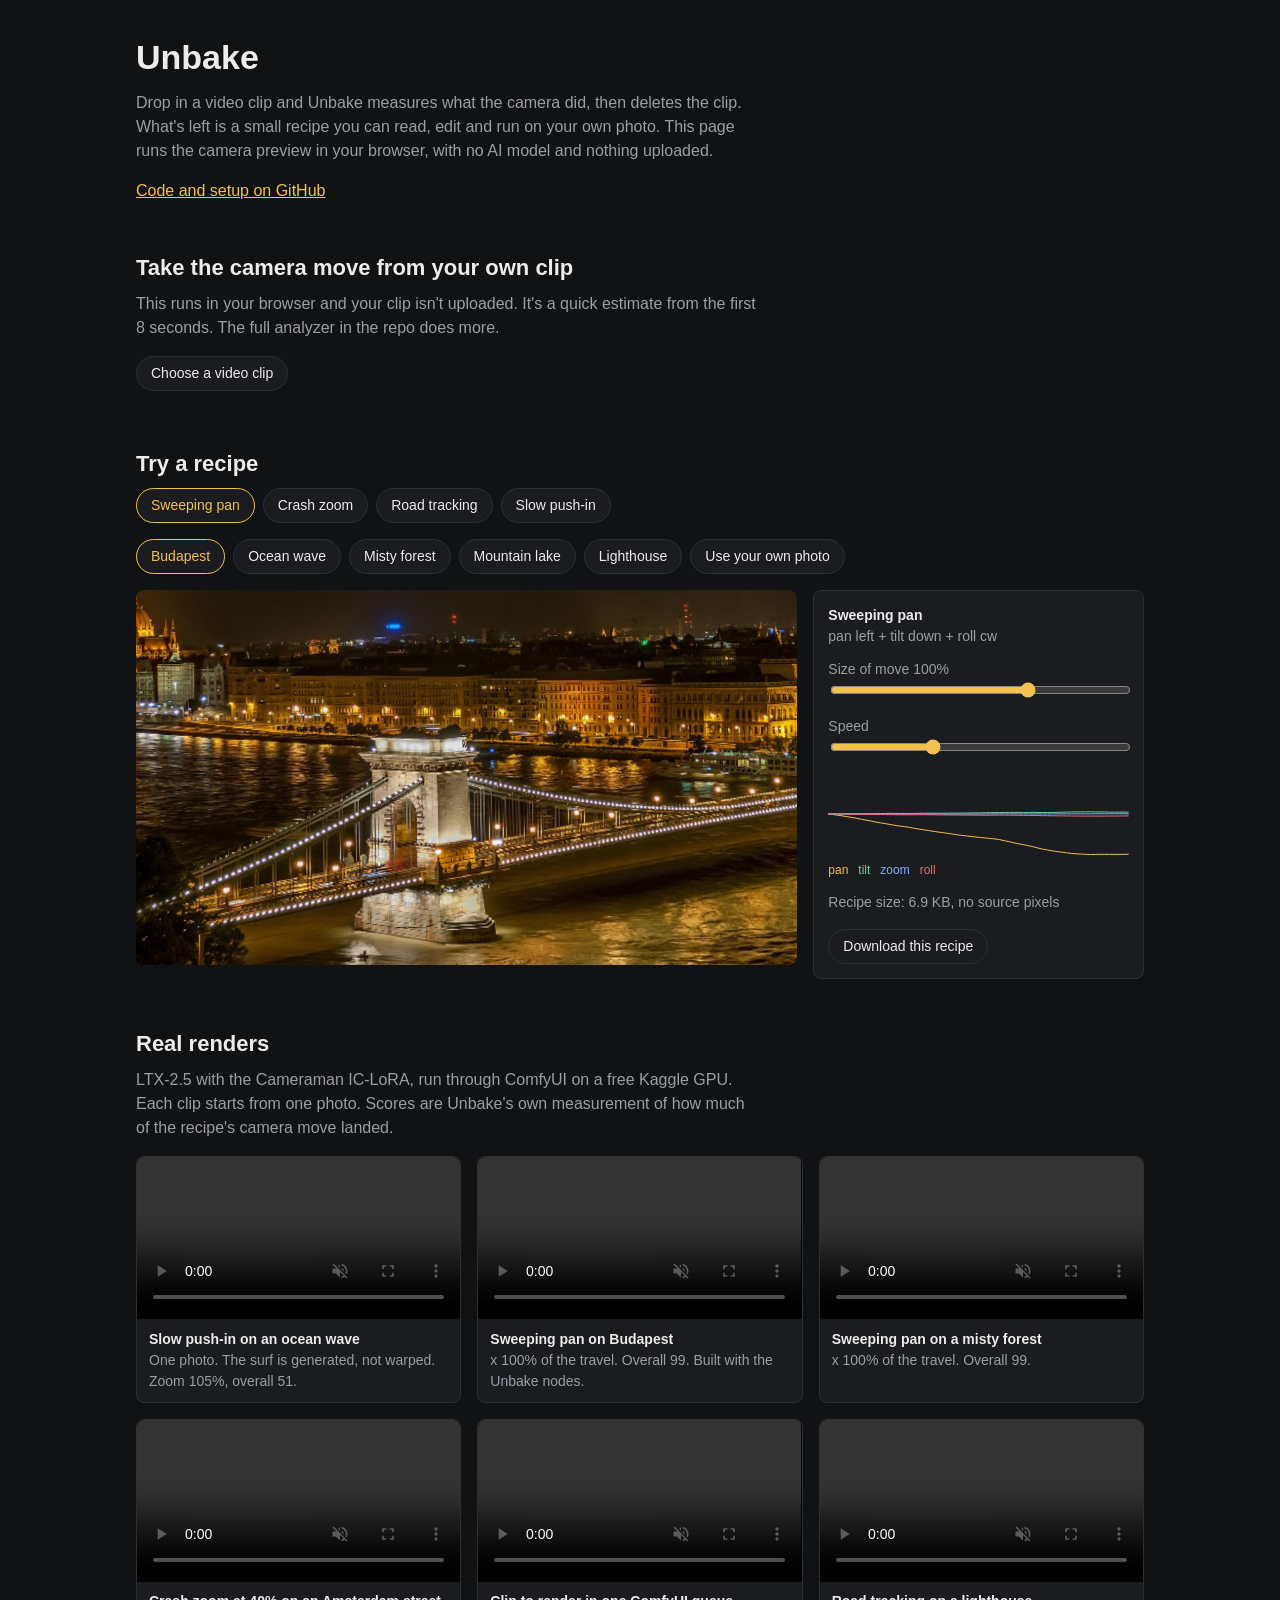
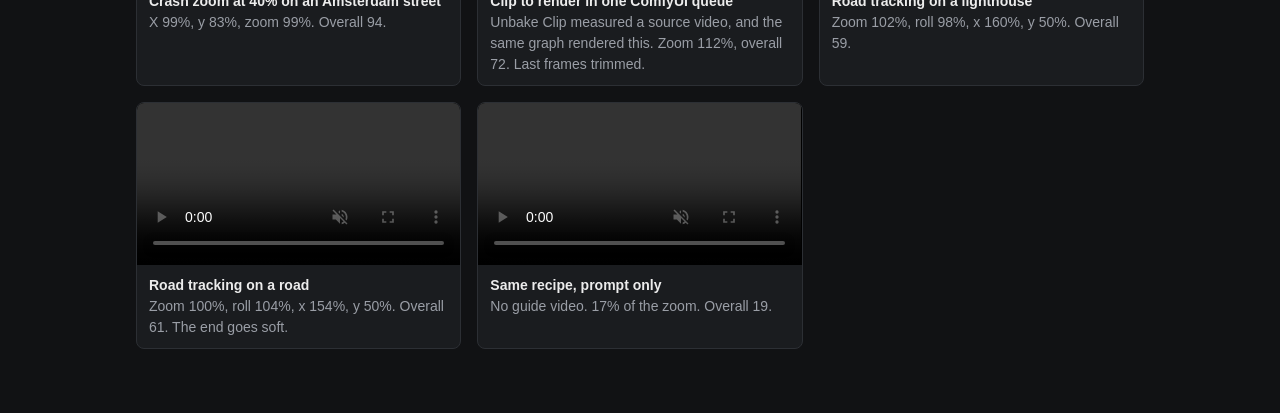
<file: docs/index.html>
<!doctype html>
<html lang="en">
<head>
  <meta charset="utf-8">
  <meta name="viewport" content="width=device-width, initial-scale=1">
  <title>Unbake</title>
  <style>
    :root { color-scheme: dark; --bg: #111214; --panel: #1a1c1f; --line: #2c2f34; --text: #ececec; --muted: #9a9ea6; --accent: #f2c14e; }
    * { box-sizing: border-box; }
    body { margin: 0; background: var(--bg); color: var(--text); font: 16px/1.5 -apple-system, BlinkMacSystemFont, "Segoe UI", sans-serif; }
    main { max-width: 1040px; margin: 0 auto; padding: 32px 16px 64px; }
    h1 { font-size: 34px; margin: 0 0 8px; }
    h2 { font-size: 22px; margin: 48px 0 8px; }
    p { color: var(--muted); margin: 0 0 16px; max-width: 70ch; }
    a { color: var(--accent); }
    .chips { display: flex; flex-wrap: wrap; gap: 8px; margin: 8px 0 16px; }
    button, .upload { background: var(--panel); border: 1px solid var(--line); color: var(--text); border-radius: 99px; padding: 6px 14px; font: inherit; font-size: 14px; cursor: pointer; }
    button.on { border-color: var(--accent); color: var(--accent); }
    .stage { display: grid; grid-template-columns: minmax(0, 2fr) minmax(220px, 1fr); gap: 16px; }
    canvas { width: 100%; display: block; border-radius: 8px; background: #000; }
    .panel { background: var(--panel); border: 1px solid var(--line); border-radius: 8px; padding: 14px; font-size: 14px; }
    .panel label { display: block; color: var(--muted); margin-top: 12px; }
    input[type=range] { width: 100%; accent-color: var(--accent); }
    svg { width: 100%; height: 90px; display: block; margin-top: 8px; }
    .legend span { margin-right: 10px; font-size: 12px; }
    .gallery { display: grid; grid-template-columns: repeat(auto-fill, minmax(300px, 1fr)); gap: 16px; }
    figure { margin: 0; background: var(--panel); border: 1px solid var(--line); border-radius: 8px; overflow: hidden; }
    video { width: 100%; display: block; background: #000; }
    figcaption { padding: 10px 12px; font-size: 14px; color: var(--muted); }
    figcaption strong { color: var(--text); font-weight: 600; display: block; }
    @media (max-width: 720px) { .stage { grid-template-columns: minmax(0, 1fr); } }
  </style>
</head>
<body>
<main>
  <h1>Unbake</h1>
  <p>Drop in a video clip and Unbake measures what the camera did, then deletes the clip. What's left is a small recipe you can read, edit and run on your own photo. This page runs the camera preview in your browser, with no AI model and nothing uploaded.</p>
  <p><a href="https://github.com/YASASWIP012/unbake">Code and setup on GitHub</a></p>

  <h2>Take the camera move from your own clip</h2>
  <p>This runs in your browser and your clip isn't uploaded. It's a quick estimate from the first 8 seconds. The full analyzer in the repo does more.</p>
  <label class="upload" id="clipDrop" style="display:inline-block;margin-bottom:8px">Choose a video clip
    <input id="clipInput" type="file" accept="video/*" hidden>
  </label>
  <span id="clipStatus" style="color:var(--muted);font-size:14px;margin-left:8px"></span>

  <h2>Try a recipe</h2>
  <div class="chips" id="recipes"></div>
  <div class="chips" id="photos"></div>
  <div class="stage">
    <canvas id="view" width="960" height="544"></canvas>
    <div class="panel">
      <strong id="name"></strong>
      <div id="move" style="color: var(--muted)"></div>
      <label>Size of move <span id="gainText"></span>
        <input id="gain" type="range" min="0" max="1.5" step="0.05" value="1">
      </label>
      <label>Speed
        <input id="speed" type="range" min="2" max="8" step="0.5" value="4">
      </label>
      <svg id="curves" viewBox="0 0 100 40" preserveAspectRatio="none"></svg>
      <div class="legend">
        <span style="color:#f2c14e">pan</span><span style="color:#6fcf97">tilt</span><span style="color:#7fb3ff">zoom</span><span style="color:#eb6f6f">roll</span>
      </div>
      <p style="margin-top:12px">Recipe size: <span id="size"></span></p>
      <button id="save" type="button">Download this recipe</button>
    </div>
  </div>

  <h2>Real renders</h2>
  <p>LTX-2.5 with the Cameraman IC-LoRA, run through ComfyUI on a free Kaggle GPU. Each clip starts from one photo. Scores are Unbake's own measurement of how much of the recipe's camera move landed.</p>
  <div class="gallery" id="gallery"></div>
</main>
<script>
const RECIPES = [["sweeppan", "Sweeping pan"], ["crashzoom", "Crash zoom"], ["roadtrack", "Road tracking"], ["slowpush", "Slow push-in"]];
const PHOTOS = [["chainbridge.jpg", "Budapest"], ["wave.jpg", "Ocean wave"], ["forest.jpg", "Misty forest"], ["lake.jpg", "Mountain lake"], ["lighthouse.jpg", "Lighthouse"]];
const GALLERY = [
  ["wave_slowpush.mp4", "Slow push-in on an ocean wave", "One photo. The surf is generated, not warped. Zoom 105%, overall 51."],
  ["bridge_sweeppan.mp4", "Sweeping pan on Budapest", "x 100% of the travel. Overall 99. Built with the Unbake nodes."],
  ["forest_sweeppan.mp4", "Sweeping pan on a misty forest", "x 100% of the travel. Overall 99."],
  ["street_crashzoom.mp4", "Crash zoom at 40% on an Amsterdam street", "X 99%, y 83%, zoom 99%. Overall 94."],
  ["lake_clip_to_render.mp4", "Clip to render in one ComfyUI queue", "Unbake Clip measured a source video, and the same graph rendered this. Zoom 112%, overall 72. Last frames trimmed."],
  ["lighthouse_roadtrack.mp4", "Road tracking on a lighthouse", "Zoom 102%, roll 98%, x 160%, y 50%. Overall 59."],
  ["road_roadtrack.mp4", "Road tracking on a road", "Zoom 100%, roll 104%, x 154%, y 50%. Overall 61. The end goes soft."],
  ["road_ltx25.mp4", "Same recipe, prompt only", "No guide video. 17% of the zoom. Overall 19."],
];

const canvas = document.getElementById("view");
const ctx = canvas.getContext("2d");
const W = canvas.width, H = canvas.height;
const gainInput = document.getElementById("gain");
const speedInput = document.getElementById("speed");
const page = document.createElement("canvas");
page.width = W; page.height = H;
let recipe = null;
let recipeText = "";

function chips(id, items, pick) {
  const box = document.getElementById(id);
  items.forEach(([value, label], i) => {
    const button = document.createElement("button");
    button.type = "button";
    button.textContent = label;
    button.onclick = () => {
      box.querySelectorAll("button").forEach((b) => b.classList.remove("on"));
      button.classList.add("on");
      pick(value);
    };
    box.append(button);
    if (i === 0) button.click();
  });
  return box;
}

function coverPhoto(image) {
  const scale = Math.max(W / image.width, H / image.height);
  const w = image.width * scale, h = image.height * scale;
  page.getContext("2d").drawImage(image, (W - w) / 2, (H - h) / 2, w, h);
}

function loadPhoto(url) {
  const image = new Image();
  image.onload = () => coverPhoto(image);
  image.src = url;
}

async function loadRecipe(name) {
  recipeText = await (await fetch(`recipes/${name}.json`)).text();
  recipe = JSON.parse(recipeText);
  document.getElementById("name").textContent = recipe.name;
  document.getElementById("move").textContent = recipe.camera.move.replaceAll("_", " ").replaceAll("+", " + ");
  document.getElementById("size").textContent = `${(recipeText.length / 1024).toFixed(1)} KB, no source pixels`;
  drawCurves();
}

function overscan(gain) {
  const c = recipe.camera;
  const aspect = W / H;
  let base = 1;
  c.x.forEach((_, i) => {
    const tilt = Math.abs(Math.sin(c.roll[i] * gain)) * Math.max(aspect, 1 / aspect);
    const needed = 1 + 2 * Math.max(Math.abs(c.x[i] * gain), Math.abs(c.y[i] * gain) * aspect) + tilt;
    base = Math.max(base, needed / Math.exp(c.zoom[i] * gain));
  });
  return base;
}

function sample(curve, t) {
  const at = t * (curve.length - 1);
  const low = Math.floor(at), high = Math.min(low + 1, curve.length - 1);
  return curve[low] + (curve[high] - curve[low]) * (at - low);
}

function drawCurves() {
  const c = recipe.camera;
  const lines = [[c.x, "#f2c14e"], [c.y, "#6fcf97"], [c.zoom, "#7fb3ff"], [c.roll, "#eb6f6f"]];
  const peak = Math.max(0.01, ...lines.flatMap(([curve]) => curve.map(Math.abs)));
  document.getElementById("curves").innerHTML = lines.map(([curve, color]) => {
    const points = curve.map((v, i) => `${(i / (curve.length - 1)) * 100},${20 - (v / peak) * 18}`).join(" ");
    return `<polyline fill="none" stroke="${color}" stroke-width="1" vector-effect="non-scaling-stroke" points="${points}"/>`;
  }).join("");
}

function frame(now) {
  requestAnimationFrame(frame);
  if (!recipe) return;
  const gain = Number(gainInput.value);
  const seconds = Number(speedInput.value);
  const t = ((now / 1000) % (seconds + 1)) / seconds;
  const at = Math.min(t, 1);
  const c = recipe.camera;
  const scale = overscan(gain) * Math.exp(sample(c.zoom, at) * gain);
  const roll = sample(c.roll, at) * gain;
  const a = scale * Math.cos(roll), b = scale * Math.sin(roll);
  const cx = W / 2, cy = H / 2;
  const ox = cx - (a * cx - b * cy) - sample(c.x, at) * gain * W;
  const oy = cy - (b * cx + a * cy) - sample(c.y, at) * gain * W;
  ctx.setTransform(1, 0, 0, 1, 0, 0);
  ctx.fillStyle = "#000";
  ctx.fillRect(0, 0, W, H);
  ctx.setTransform(a, b, -b, a, ox, oy);
  ctx.drawImage(page, 0, 0);
}

gainInput.oninput = () => { document.getElementById("gainText").textContent = `${Math.round(gainInput.value * 100)}%`; };
gainInput.oninput();
document.getElementById("save").onclick = () => {
  const copy = JSON.parse(recipeText);
  copy.camera.gain = Number(gainInput.value);
  const link = document.createElement("a");
  link.href = URL.createObjectURL(new Blob([JSON.stringify(copy, null, 2)], { type: "application/json" }));
  link.download = `${copy.name.toLowerCase().replaceAll(" ", "-")}.json`;
  link.click();
};

const MEASURE_SAMPLES = 97;
const MEASURE_SECONDS = 8;
const CURVE_POINTS = 64;
const SMALL = [160, 90];
const BLOCK = 16;
const REACH = 10;

function gray(data) {
  const out = new Float32Array(data.length / 4);
  for (let i = 0; i < out.length; i++) out[i] = 0.3 * data[i * 4] + 0.59 * data[i * 4 + 1] + 0.11 * data[i * 4 + 2];
  return out;
}

// Match a grid of blocks between two small frames, then fit one shift, scale and rotation.
function stepBetween(a, b) {
  const [w, h] = SMALL;
  const pairs = [];
  for (let by = REACH; by + BLOCK + REACH <= h; by += 12) {
    for (let bx = REACH; bx + BLOCK + REACH <= w; bx += 12) {
      let mean = 0, spread = 0;
      for (let y = 0; y < BLOCK; y++) for (let x = 0; x < BLOCK; x++) mean += a[(by + y) * w + bx + x];
      mean /= BLOCK * BLOCK;
      for (let y = 0; y < BLOCK; y++) for (let x = 0; x < BLOCK; x++) spread += Math.abs(a[(by + y) * w + bx + x] - mean);
      if (spread / (BLOCK * BLOCK) < 4) continue;
      let best = Infinity, dx = 0, dy = 0;
      for (let sy = -REACH; sy <= REACH; sy++) {
        for (let sx = -REACH; sx <= REACH; sx++) {
          let cost = 0;
          for (let y = 0; y < BLOCK && cost < best; y += 2) {
            for (let x = 0; x < BLOCK; x += 2) cost += Math.abs(a[(by + y) * w + bx + x] - b[(by + y + sy) * w + bx + x + sx]);
          }
          if (cost < best) { best = cost; dx = sx; dy = sy; }
        }
      }
      pairs.push({ x: bx + BLOCK / 2 - w / 2, y: by + BLOCK / 2 - h / 2, dx, dy });
    }
  }
  return fitMove(pairs);
}

function fitMove(pairs) {
  if (pairs.length < 4) return { x: 0, y: 0, zoom: 0, roll: 0 };
  let fit = solve(pairs);
  const errors = pairs.map((p) => Math.hypot(fit.a * p.x - fit.b * p.y + fit.tx - p.x - p.dx, fit.b * p.x + fit.a * p.y + fit.ty - p.y - p.dy));
  const limit = Math.max(1, 2 * [...errors].sort((m, n) => m - n)[errors.length >> 1]);
  const kept = pairs.filter((_, i) => errors[i] <= limit);
  if (kept.length >= 4) fit = solve(kept);
  return { x: -fit.tx / SMALL[0], y: -fit.ty / SMALL[0], zoom: Math.log(Math.hypot(fit.a, fit.b)), roll: Math.atan2(fit.b, fit.a) };
}

function solve(pairs) {
  const n = pairs.length;
  const mx = pairs.reduce((v, p) => v + p.x, 0) / n, my = pairs.reduce((v, p) => v + p.y, 0) / n;
  const nx = pairs.reduce((v, p) => v + p.x + p.dx, 0) / n, ny = pairs.reduce((v, p) => v + p.y + p.dy, 0) / n;
  let top = 0, side = 0, bottom = 1e-6;
  for (const p of pairs) {
    const x = p.x - mx, y = p.y - my, u = p.x + p.dx - nx, v = p.y + p.dy - ny;
    top += x * u + y * v; side += x * v - y * u; bottom += x * x + y * y;
  }
  const a = top / bottom, b = side / bottom;
  return { a, b, tx: nx - a * mx + b * my, ty: ny - b * mx - a * my };
}

function resample(curve) {
  return Array.from({ length: CURVE_POINTS }, (_, i) => {
    const at = (i / (CURVE_POINTS - 1)) * (curve.length - 1);
    const low = Math.floor(at), high = Math.min(low + 1, curve.length - 1);
    return curve[low] + (curve[high] - curve[low]) * (at - low);
  });
}

function moveWords(c) {
  const words = [];
  const x = c.x.at(-1), y = c.y.at(-1), zoom = c.zoom.at(-1), roll = c.roll.at(-1);
  if (Math.abs(zoom) > 0.05) words.push(zoom > 0 ? "push_in" : "pull_out");
  if (Math.abs(x) > 0.03) words.push(x > 0 ? "pan_right" : "pan_left");
  if (Math.abs(y) > 0.03) words.push(y > 0 ? "tilt_down" : "tilt_up");
  if (Math.abs(roll) > 0.03) words.push(roll > 0 ? "roll_cw" : "roll_ccw");
  return words.join("+") || "static";
}

async function measureClip(file) {
  const status = document.getElementById("clipStatus");
  status.textContent = "Measuring...";
  const video = document.createElement("video");
  video.muted = true; video.playsInline = true; video.src = URL.createObjectURL(file);
  await new Promise((done, fail) => { video.onloadedmetadata = done; video.onerror = fail; });
  const span = Math.min(video.duration, MEASURE_SECONDS);
  const small = document.createElement("canvas");
  [small.width, small.height] = SMALL;
  const draw = small.getContext("2d", { willReadFrequently: true });
  const curves = { x: [0], y: [0], zoom: [0], roll: [0] };
  let last = null;
  for (let i = 0; i < MEASURE_SAMPLES; i++) {
    video.currentTime = (i / (MEASURE_SAMPLES - 1)) * span * 0.999;
    await new Promise((done) => { video.onseeked = done; });
    draw.drawImage(video, 0, 0, SMALL[0], SMALL[1]);
    const now = gray(draw.getImageData(0, 0, SMALL[0], SMALL[1]).data);
    if (last) {
      const step = stepBetween(last, now);
      for (const key of Object.keys(curves)) curves[key].push(curves[key].at(-1) + step[key]);
    }
    last = now;
    if (i % 10 === 0) { status.textContent = `Measuring ${Math.round((i / MEASURE_SAMPLES) * 100)}%`; await new Promise((done) => setTimeout(done)); }
  }
  URL.revokeObjectURL(video.src);
  const camera = { enabled: true, easing: "linear", jitter: 0, confidence: 1, gain: 1 };
  for (const key of Object.keys(curves)) camera[key] = resample(curves[key]).map((v) => Number(v.toFixed(5)));
  camera.move = moveWords(camera);
  const made = {
    name: file.name.replace(/\.[^.]+$/, "").slice(0, 40), camera,
    source: { duration: span, fps: MEASURE_SAMPLES / span, width: video.videoWidth, height: video.videoHeight, shots: [[0, span]] },
    transform: { enabled: false },
    look: { enabled: false, lab_mean: [50, 0, 0], lab_std: [20, 5, 5], contrast: 20 },
    pacing: { enabled: false, energy: [] },
    sound: { enabled: false },
  };
  recipeText = JSON.stringify(made, null, 2);
  recipe = made;
  document.getElementById("recipes").querySelectorAll("button").forEach((b) => b.classList.remove("on"));
  document.getElementById("name").textContent = made.name;
  document.getElementById("move").textContent = camera.move.replaceAll("_", " ").replaceAll("+", " + ");
  document.getElementById("size").textContent = `${(recipeText.length / 1024).toFixed(1)} KB, no source pixels`;
  drawCurves();
  status.textContent = "Done. The recipe is running below, and your clip stayed on this device.";
  window.measuredCamera = camera;
}

document.getElementById("clipInput").onchange = (event) => { if (event.target.files[0]) measureClip(event.target.files[0]); };
chips("recipes", RECIPES, loadRecipe);
const photoBox = chips("photos", PHOTOS, (file) => loadPhoto(`photos/${file}`));
const upload = document.createElement("label");
upload.className = "upload";
upload.textContent = "Use your own photo";
const input = document.createElement("input");
input.type = "file"; input.accept = "image/*"; input.hidden = true;
input.onchange = () => { if (input.files[0]) loadPhoto(URL.createObjectURL(input.files[0])); };
upload.append(input);
photoBox.append(upload);

document.getElementById("gallery").innerHTML = GALLERY.map(([file, title, note]) => `
  <figure><video src="clips/${file}" controls loop muted playsinline preload="metadata"></video>
  <figcaption><strong>${title}</strong>${note}</figcaption></figure>`).join("");
requestAnimationFrame(frame);
</script>
</body>
</html>
</file>
